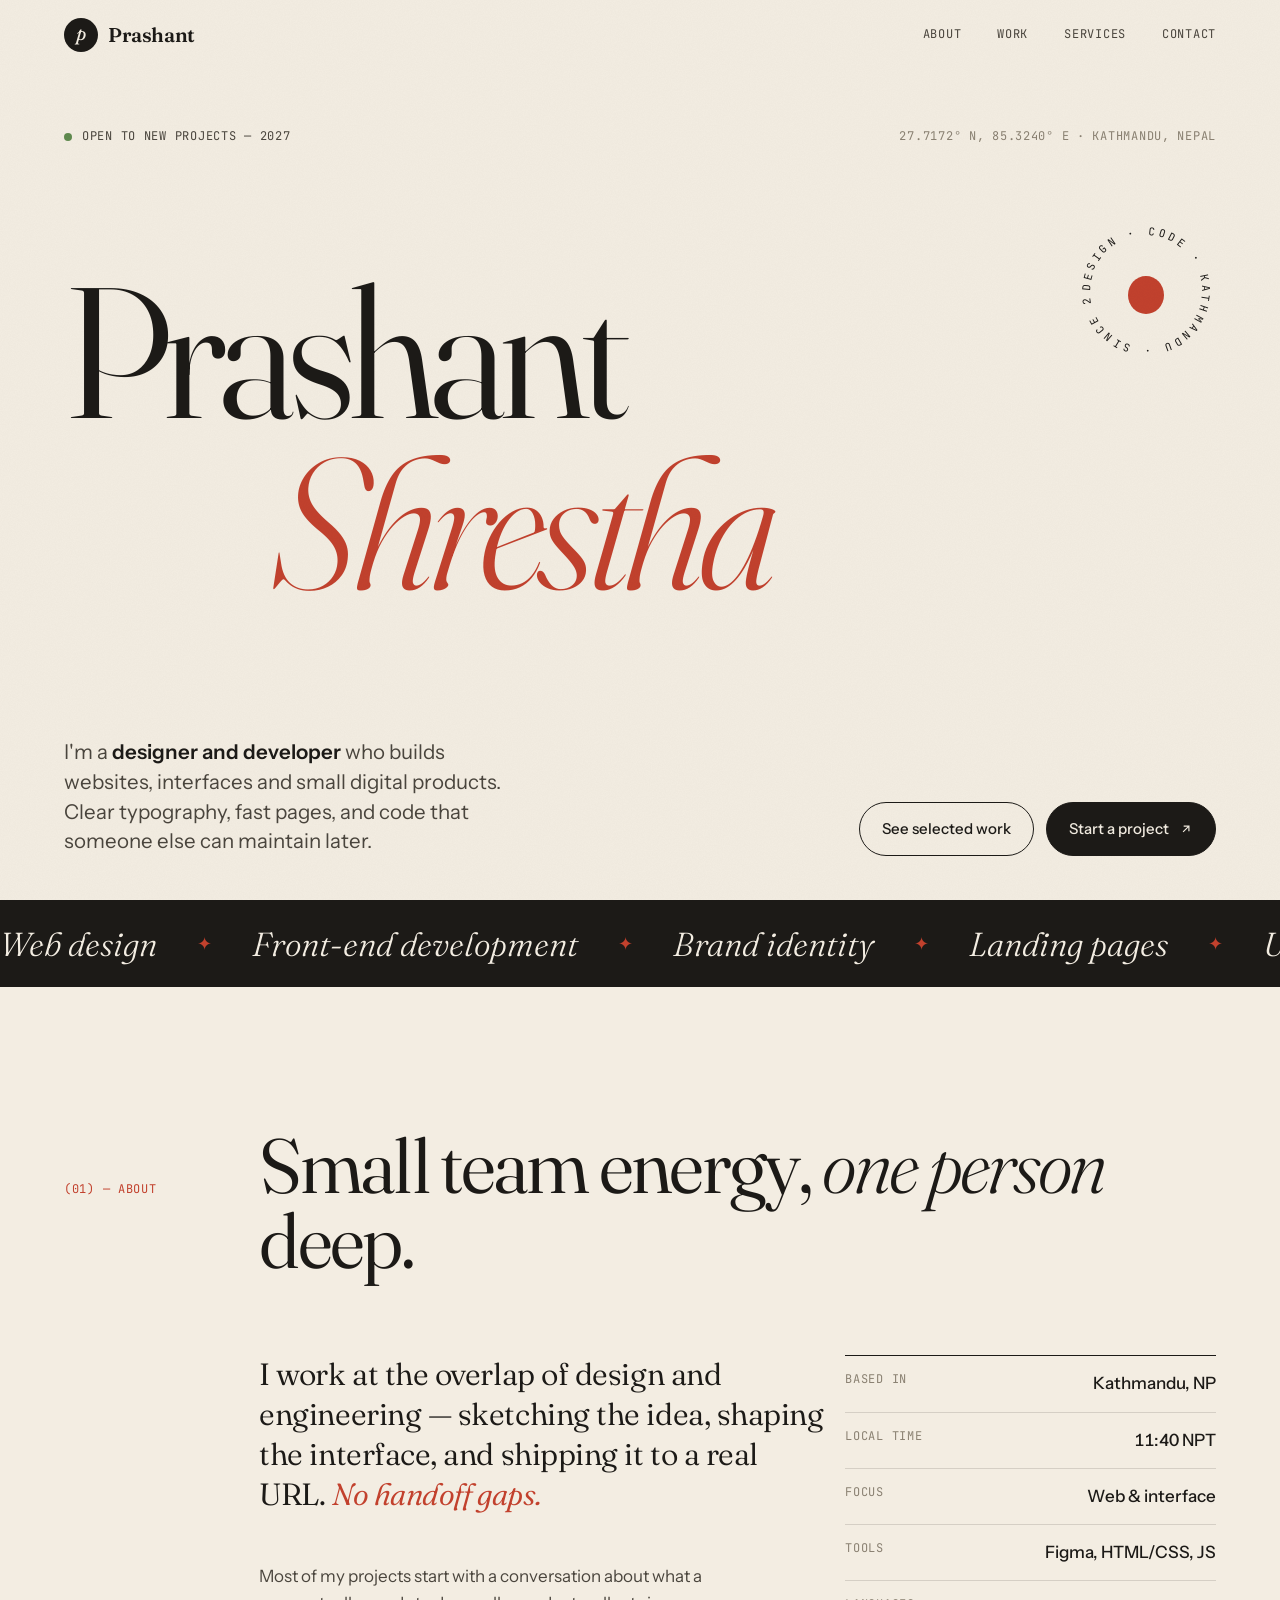
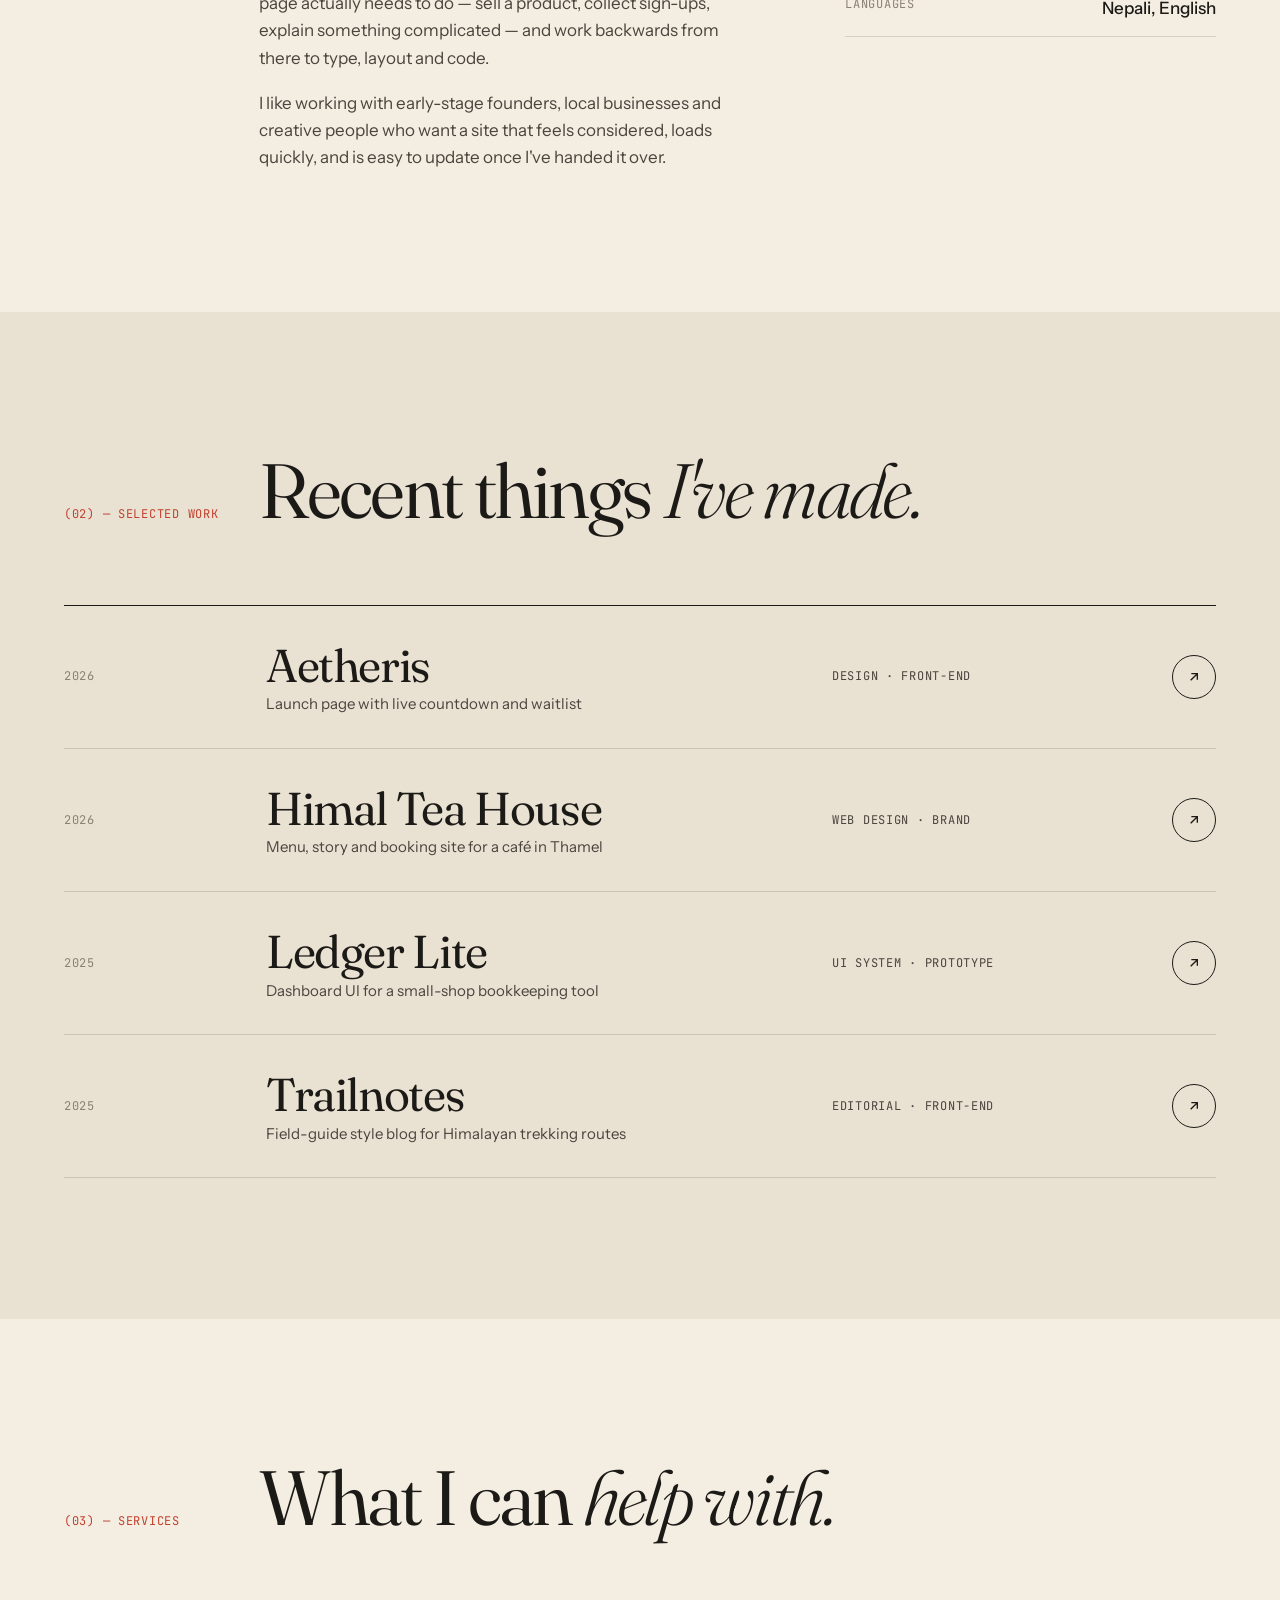
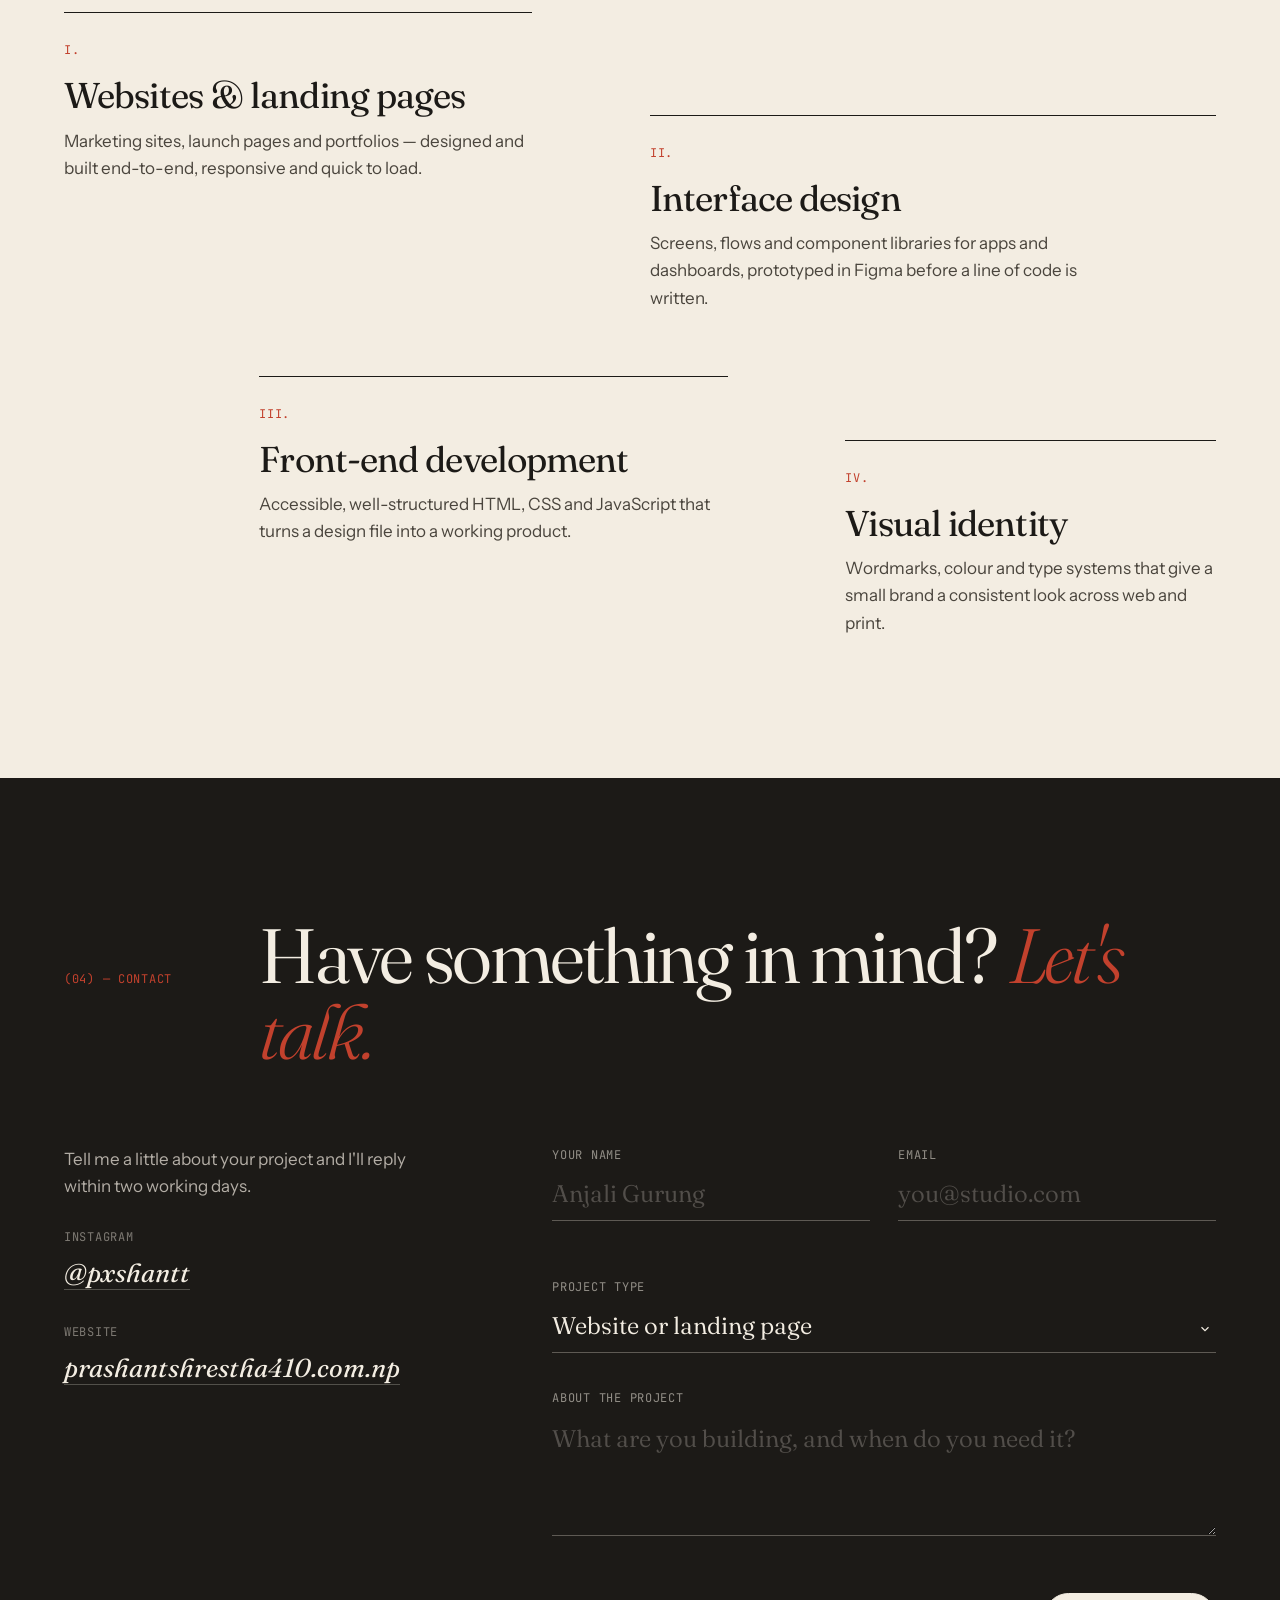
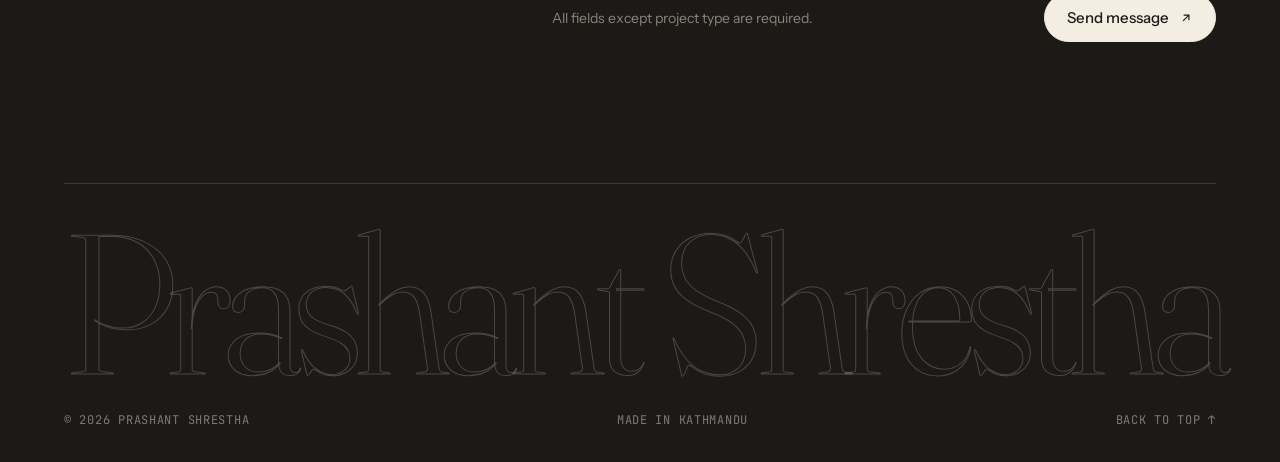
<file: docs/index_web3forms.html>
<!DOCTYPE html>
<html lang="en">
<head>
  <meta charset="UTF-8" />
  <meta name="viewport" content="width=device-width, initial-scale=1.0" />
  <title>Prashant Shrestha — Designer &amp; Developer, Kathmandu</title>
  <meta name="description" content="Prashant Shrestha is a designer and developer in Kathmandu, Nepal, building websites, interfaces and small digital products." />
  <meta property="og:title" content="Prashant Shrestha — Designer & Developer" />
  <meta property="og:description" content="Websites, interfaces and small digital products, made in Kathmandu." />
  <meta name="theme-color" content="#f3ede2" />
  <link rel="icon" href="data:image/svg+xml,%3Csvg xmlns='http://www.w3.org/2000/svg' viewBox='0 0 64 64'%3E%3Crect width='64' height='64' rx='14' fill='%231c1a17'/%3E%3Ctext x='50%25' y='56%25' text-anchor='middle' dominant-baseline='middle' font-family='Georgia,serif' font-style='italic' font-size='38' fill='%23f3ede2'%3Ep%3C/text%3E%3C/svg%3E" />
  <link rel="preconnect" href="https://fonts.googleapis.com" />
  <link rel="preconnect" href="https://fonts.gstatic.com" crossorigin />
  <link href="https://fonts.googleapis.com/css2?family=Fraunces:ital,opsz,wght@0,9..144,300..800;1,9..144,300..800&family=Instrument+Sans:wght@400;500;600&family=JetBrains+Mono:wght@400;500&display=swap" rel="stylesheet" />
  <style>
    :root {
      --paper: #f3ede2;
      --paper-deep: #e9e1d2;
      --ink: #1c1a17;
      --ink-soft: #4a453d;
      --muted: #8a8172;
      --line: rgba(28, 26, 23, 0.14);
      --accent: #c2412d;
      --accent-soft: rgba(194, 65, 45, 0.1);
      --display: "Fraunces", Georgia, serif;
      --body: "Instrument Sans", "Helvetica Neue", sans-serif;
      --mono: "JetBrains Mono", ui-monospace, monospace;
      --gutter: clamp(20px, 5vw, 64px);
      --ease: cubic-bezier(0.22, 1, 0.36, 1);
    }

    *, *::before, *::after { box-sizing: border-box; margin: 0; padding: 0; }

    html { scroll-behavior: smooth; }

    body {
      background: var(--paper);
      color: var(--ink);
      font-family: var(--body);
      font-size: 17px;
      line-height: 1.6;
      -webkit-font-smoothing: antialiased;
      overflow-x: hidden;
    }

    /* paper grain */
    body::after {
      content: "";
      position: fixed;
      inset: 0;
      pointer-events: none;
      z-index: 100;
      opacity: 0.35;
      mix-blend-mode: multiply;
      background-image: url("data:image/svg+xml,%3Csvg xmlns='http://www.w3.org/2000/svg' width='180' height='180'%3E%3Cfilter id='n'%3E%3CfeTurbulence type='fractalNoise' baseFrequency='0.85' numOctaves='3' stitchTiles='stitch'/%3E%3CfeColorMatrix values='0 0 0 0 0.11 0 0 0 0 0.1 0 0 0 0 0.09 0 0 0 0.09 0'/%3E%3C/filter%3E%3Crect width='100%25' height='100%25' filter='url(%23n)'/%3E%3C/svg%3E");
    }

    ::selection { background: var(--accent); color: var(--paper); }

    a { color: inherit; }

    :focus-visible {
      outline: 2px solid var(--accent);
      outline-offset: 3px;
      border-radius: 2px;
    }

    .mono {
      font-family: var(--mono);
      font-size: 12px;
      letter-spacing: 0.06em;
      text-transform: uppercase;
    }

    .skip {
      position: absolute;
      left: -9999px;
      top: 12px;
      background: var(--ink);
      color: var(--paper);
      padding: 8px 14px;
      z-index: 200;
    }
    .skip:focus { left: 12px; }

    /* ---------- Nav ---------- */
    nav {
      position: sticky;
      top: 0;
      z-index: 50;
      display: flex;
      align-items: center;
      justify-content: space-between;
      padding: 18px var(--gutter);
      background: rgba(243, 237, 226, 0.82);
      backdrop-filter: blur(10px);
      -webkit-backdrop-filter: blur(10px);
      border-bottom: 1px solid transparent;
      transition: border-color 0.3s;
    }
    nav.scrolled { border-bottom-color: var(--line); }

    .mark {
      display: flex;
      align-items: center;
      gap: 10px;
      text-decoration: none;
      font-family: var(--display);
      font-size: 20px;
      font-weight: 600;
      letter-spacing: -0.02em;
    }
    .mark i {
      display: grid;
      place-items: center;
      width: 34px;
      height: 34px;
      border-radius: 50%;
      background: var(--ink);
      color: var(--paper);
      font-style: italic;
      font-weight: 400;
      font-size: 19px;
      line-height: 1;
      padding-bottom: 3px;
      transition: transform 0.5s var(--ease), background 0.3s;
    }
    .mark:hover i { transform: rotate(-14deg); background: var(--accent); }

    .nav-links {
      display: flex;
      gap: clamp(16px, 3vw, 36px);
      list-style: none;
    }
    .nav-links a {
      text-decoration: none;
      position: relative;
      color: var(--ink-soft);
      transition: color 0.2s;
    }
    .nav-links a::after {
      content: "";
      position: absolute;
      left: 0;
      bottom: -3px;
      width: 100%;
      height: 1px;
      background: var(--accent);
      transform: scaleX(0);
      transform-origin: right;
      transition: transform 0.4s var(--ease);
    }
    .nav-links a:hover { color: var(--ink); }
    .nav-links a:hover::after { transform: scaleX(1); transform-origin: left; }

    /* ---------- Hero ---------- */
    .hero {
      position: relative;
      min-height: calc(100vh - 71px);
      min-height: calc(100svh - 71px);
      display: grid;
      grid-template-columns: repeat(12, 1fr);
      grid-template-rows: auto 1fr auto;
      column-gap: 20px;
      padding: clamp(28px, 5vw, 56px) var(--gutter) clamp(28px, 4vw, 44px);
    }

    .hero-meta {
      grid-column: 1 / -1;
      display: flex;
      flex-wrap: wrap;
      justify-content: space-between;
      gap: 10px 24px;
      color: var(--muted);
    }
    .status { display: inline-flex; align-items: center; gap: 10px; color: var(--ink-soft); }
    .status::before {
      content: "";
      width: 8px;
      height: 8px;
      border-radius: 50%;
      background: #5f8a4e;
      box-shadow: 0 0 0 0 rgba(95, 138, 78, 0.5);
      animation: pulse 2.4s infinite;
    }
    @keyframes pulse {
      0% { box-shadow: 0 0 0 0 rgba(95, 138, 78, 0.45); }
      70% { box-shadow: 0 0 0 9px rgba(95, 138, 78, 0); }
      100% { box-shadow: 0 0 0 0 rgba(95, 138, 78, 0); }
    }

    .hero h1 {
      grid-column: 1 / -1;
      align-self: center;
      font-family: var(--display);
      font-weight: 340;
      font-size: clamp(64px, 14.5vw, 236px);
      line-height: 0.86;
      letter-spacing: -0.045em;
      font-variation-settings: "opsz" 144;
      margin: clamp(36px, 6vw, 72px) 0;
    }
    .hero h1 .line { display: block; overflow: hidden; padding-bottom: 0.06em; }
    .hero h1 .line > span { display: inline-block; transform: translateY(105%); animation: rise 1.1s var(--ease) forwards; }
    .hero h1 .line:nth-child(2) { padding-left: clamp(40px, 16vw, 300px); }
    .hero h1 .line:nth-child(2) > span { animation-delay: 0.12s; }
    .hero h1 em {
      font-style: italic;
      font-weight: 300;
      color: var(--accent);
    }

    @keyframes rise { to { transform: translateY(0); } }

    .hero-foot {
      grid-column: 1 / -1;
      display: grid;
      grid-template-columns: repeat(12, 1fr);
      column-gap: 20px;
      align-items: end;
      opacity: 0;
      animation: fade 1s var(--ease) 0.5s forwards;
    }
    .hero-intro {
      grid-column: 1 / span 5;
      font-size: clamp(18px, 1.6vw, 22px);
      line-height: 1.45;
      color: var(--ink-soft);
    }
    .hero-intro strong { color: var(--ink); font-weight: 600; }

    .hero-cta {
      grid-column: 8 / -1;
      justify-self: end;
      display: flex;
      flex-wrap: wrap;
      gap: 12px;
    }

    @keyframes fade { from { opacity: 0; transform: translateY(12px); } to { opacity: 1; transform: none; } }

    .btn {
      display: inline-flex;
      align-items: center;
      gap: 10px;
      padding: 14px 22px;
      border-radius: 999px;
      border: 1px solid var(--ink);
      text-decoration: none;
      font-weight: 500;
      font-size: 15px;
      cursor: pointer;
      font-family: var(--body);
      transition: background 0.25s, color 0.25s, transform 0.25s var(--ease), border-color 0.25s;
    }
    .btn:active { transform: scale(0.97); }
    .btn-solid { background: var(--ink); color: var(--paper); }
    .btn-solid:hover { background: var(--accent); border-color: var(--accent); }
    .btn-ghost { background: transparent; color: var(--ink); }
    .btn-ghost:hover { background: var(--ink); color: var(--paper); }
    .btn svg { width: 14px; height: 14px; transition: transform 0.3s var(--ease); }
    .btn:hover svg { transform: translate(2px, -2px); }

    /* rotating stamp */
    .stamp {
      position: absolute;
      right: var(--gutter);
      top: clamp(90px, 14vw, 150px);
      width: clamp(96px, 11vw, 140px);
      aspect-ratio: 1;
      opacity: 0;
      animation: fade 1s var(--ease) 0.8s forwards;
    }
    .stamp svg { width: 100%; height: 100%; animation: spin 26s linear infinite; }
    .stamp::after {
      content: "";
      position: absolute;
      inset: 37%;
      border-radius: 50%;
      background: var(--accent);
    }
    @keyframes spin { to { transform: rotate(360deg); } }

    /* ---------- Marquee ---------- */
    .marquee {
      border-top: 1px solid var(--ink);
      border-bottom: 1px solid var(--ink);
      background: var(--ink);
      color: var(--paper);
      overflow: hidden;
      white-space: nowrap;
      padding: 16px 0;
    }
    .marquee-track {
      display: inline-flex;
      gap: 40px;
      animation: slide 38s linear infinite;
      font-family: var(--display);
      font-size: clamp(22px, 2.6vw, 34px);
      font-style: italic;
      font-weight: 300;
    }
    .marquee-track span { display: inline-flex; align-items: center; gap: 40px; }
    .marquee-track span::after { content: "✦"; font-style: normal; font-size: 0.55em; color: var(--accent); }
    @keyframes slide { to { transform: translateX(-50%); } }

    /* ---------- Sections ---------- */
    section { padding: clamp(80px, 11vw, 150px) var(--gutter); }

    .sec-head {
      display: grid;
      grid-template-columns: repeat(12, 1fr);
      column-gap: 20px;
      align-items: baseline;
      margin-bottom: clamp(40px, 6vw, 80px);
    }
    .sec-num { grid-column: 1 / span 2; color: var(--accent); }
    .sec-head h2 {
      grid-column: 3 / -1;
      font-family: var(--display);
      font-weight: 360;
      font-size: clamp(40px, 6vw, 88px);
      line-height: 0.98;
      letter-spacing: -0.035em;
    }
    .sec-head h2 em { font-style: italic; font-weight: 300; }

    .reveal { opacity: 0; transform: translateY(28px); transition: opacity 0.9s var(--ease), transform 0.9s var(--ease); }
    .reveal.in { opacity: 1; transform: none; }

    /* ---------- About ---------- */
    .about-grid {
      display: grid;
      grid-template-columns: repeat(12, 1fr);
      column-gap: 20px;
      row-gap: 48px;
    }
    .about-lede {
      grid-column: 3 / span 6;
      font-family: var(--display);
      font-size: clamp(24px, 2.4vw, 34px);
      line-height: 1.3;
      font-weight: 350;
      letter-spacing: -0.015em;
    }
    .about-lede em { color: var(--accent); }
    .about-body {
      grid-column: 3 / span 5;
      color: var(--ink-soft);
      display: grid;
      gap: 18px;
    }
    .facts {
      grid-column: 9 / -1;
      grid-row: 1 / span 2;
      align-self: start;
      border-top: 1px solid var(--ink);
    }
    .facts div {
      display: flex;
      justify-content: space-between;
      gap: 16px;
      padding: 14px 0;
      border-bottom: 1px solid var(--line);
    }
    .facts dt { color: var(--muted); }
    .facts dd { text-align: right; font-weight: 500; }
    #clock { font-variant-numeric: tabular-nums; }

    /* ---------- Work ---------- */
    #work { background: var(--paper-deep); }

    .work-list { list-style: none; border-top: 1px solid var(--ink); }
    .work-item {
      position: relative;
      display: grid;
      grid-template-columns: 2fr 6fr 3fr 1fr;
      gap: 20px;
      align-items: center;
      padding: clamp(22px, 3vw, 36px) 0;
      border-bottom: 1px solid var(--line);
      cursor: default;
      isolation: isolate;
    }
    .work-item::before {
      content: "";
      position: absolute;
      inset: 0 calc(var(--gutter) * -1);
      background: var(--ink);
      transform: scaleY(0);
      transform-origin: bottom;
      transition: transform 0.5s var(--ease);
      z-index: -1;
    }
    .work-item:hover::before { transform: scaleY(1); transform-origin: top; }
    .work-item > * { transition: color 0.35s, transform 0.5s var(--ease); }
    .work-item:hover > * { color: var(--paper); }
    .work-item:hover .work-title { transform: translateX(14px); }

    .work-year { color: var(--muted); }
    .work-title {
      font-family: var(--display);
      font-size: clamp(28px, 3.6vw, 52px);
      font-weight: 380;
      letter-spacing: -0.03em;
      line-height: 1.05;
    }
    .work-title small {
      display: block;
      font-family: var(--body);
      font-size: 15px;
      letter-spacing: 0;
      color: var(--ink-soft);
      margin-top: 6px;
      font-weight: 400;
    }
    .work-item:hover .work-title small { color: rgba(243, 237, 226, 0.7); }
    .work-tags { color: var(--ink-soft); }
    .work-arrow {
      justify-self: end;
      width: 44px;
      height: 44px;
      border-radius: 50%;
      border: 1px solid currentColor;
      display: grid;
      place-items: center;
    }
    .work-arrow svg { width: 16px; height: 16px; transition: transform 0.4s var(--ease); }
    .work-item:hover .work-arrow { background: var(--accent); border-color: var(--accent); }
    .work-item:hover .work-arrow svg { transform: rotate(45deg); }

    /* ---------- Services ---------- */
    .services {
      display: grid;
      grid-template-columns: repeat(12, 1fr);
      column-gap: 20px;
      row-gap: clamp(40px, 5vw, 64px);
    }
    .service { border-top: 1px solid var(--ink); padding-top: 22px; }
    .service:nth-child(1) { grid-column: 1 / span 5; }
    .service:nth-child(2) { grid-column: 7 / span 6; margin-top: clamp(0px, 8vw, 120px); }
    .service:nth-child(3) { grid-column: 3 / span 5; }
    .service:nth-child(4) { grid-column: 9 / span 4; margin-top: clamp(0px, 5vw, 70px); }
    .service .mono { color: var(--accent); }
    .service h3 {
      font-family: var(--display);
      font-weight: 400;
      font-size: clamp(28px, 2.8vw, 40px);
      letter-spacing: -0.025em;
      line-height: 1.1;
      margin: 14px 0 12px;
    }
    .service p { color: var(--ink-soft); max-width: 42ch; }

    /* ---------- Contact ---------- */
    #contact {
      background: var(--ink);
      color: var(--paper);
    }
    #contact .sec-head h2 em { color: var(--accent); }
    .contact-grid {
      display: grid;
      grid-template-columns: repeat(12, 1fr);
      column-gap: 20px;
      row-gap: 48px;
    }
    .contact-side {
      grid-column: 1 / span 4;
      display: flex;
      flex-direction: column;
      gap: 28px;
      color: rgba(243, 237, 226, 0.7);
    }
    .contact-side .mono { color: rgba(243, 237, 226, 0.45); display: block; margin-bottom: 6px; }
    .contact-side a {
      font-family: var(--display);
      font-size: 26px;
      font-style: italic;
      color: var(--paper);
      text-decoration: none;
      border-bottom: 1px solid rgba(243, 237, 226, 0.25);
      transition: border-color 0.25s, color 0.25s;
    }
    .contact-side a:hover { color: var(--accent); border-color: var(--accent); }

    form {
      grid-column: 6 / -1;
      display: grid;
      grid-template-columns: 1fr 1fr;
      gap: 36px 28px;
    }
    .field { display: flex; flex-direction: column; gap: 8px; }
    .field.full { grid-column: 1 / -1; }
    .field label { color: rgba(243, 237, 226, 0.55); }
    .field input, .field textarea, .field select {
      background: transparent;
      border: none;
      border-bottom: 1px solid rgba(243, 237, 226, 0.3);
      color: var(--paper);
      font-family: var(--display);
      font-size: 24px;
      font-weight: 350;
      padding: 6px 0 12px;
      border-radius: 0;
      outline: none;
      transition: border-color 0.25s;
      width: 100%;
    }
    .field textarea { resize: vertical; min-height: 120px; line-height: 1.4; }
    .field select { appearance: none; cursor: pointer; background-image: url("data:image/svg+xml,%3Csvg xmlns='http://www.w3.org/2000/svg' width='14' height='14' viewBox='0 0 24 24' fill='none' stroke='%23f3ede2' stroke-width='2'%3E%3Cpath d='M6 9l6 6 6-6'/%3E%3C/svg%3E"); background-repeat: no-repeat; background-position: right 4px center; }
    .field select option { color: var(--ink); }
    .field input::placeholder, .field textarea::placeholder { color: rgba(243, 237, 226, 0.25); }
    .field input:focus, .field textarea:focus, .field select:focus { border-bottom-color: var(--accent); }
    .field.invalid input, .field.invalid textarea { border-bottom-color: #e8826f; }
    .err { color: #e8826f; font-size: 13px; min-height: 1em; }

    .hp { position: absolute; left: -9999px; width: 1px; height: 1px; overflow: hidden; }

    .form-foot {
      grid-column: 1 / -1;
      display: flex;
      flex-wrap: wrap;
      align-items: center;
      justify-content: space-between;
      gap: 16px;
    }
    .form-note { color: rgba(243, 237, 226, 0.5); font-size: 14px; }
    .form-note.ok { color: #a9c89a; }
    .form-note.bad { color: #e8826f; }

    #contact .btn-solid { background: var(--paper); color: var(--ink); border-color: var(--paper); }
    #contact .btn-solid:hover { background: var(--accent); color: var(--paper); border-color: var(--accent); }
    #contact .btn[disabled] { opacity: 0.55; cursor: progress; }

    .sent {
      grid-column: 6 / -1;
      display: none;
      border-top: 1px solid rgba(243, 237, 226, 0.3);
      padding-top: 28px;
    }
    .sent h3 { font-family: var(--display); font-weight: 350; font-size: clamp(32px, 4vw, 52px); letter-spacing: -0.03em; line-height: 1.05; }
    .sent h3 em { color: var(--accent); }
    .sent p { margin-top: 14px; color: rgba(243, 237, 226, 0.65); }
    .sent button { margin-top: 26px; }
    .contact-grid.done form { display: none; }
    .contact-grid.done .sent { display: block; animation: fade 0.8s var(--ease); }

    /* ---------- Footer ---------- */
    footer {
      background: var(--ink);
      color: rgba(243, 237, 226, 0.45);
      padding: 0 var(--gutter) 32px;
      overflow: hidden;
    }
    .big-name {
      font-family: var(--display);
      font-weight: 300;
      font-size: clamp(56px, 15.5vw, 260px);
      letter-spacing: -0.05em;
      line-height: 0.8;
      color: transparent;
      -webkit-text-stroke: 1px rgba(243, 237, 226, 0.22);
      white-space: nowrap;
      padding: 40px 0 28px;
      border-top: 1px solid rgba(243, 237, 226, 0.14);
      user-select: none;
    }
    .foot-row {
      display: flex;
      flex-wrap: wrap;
      justify-content: space-between;
      gap: 12px 24px;
    }
    .foot-row a { text-decoration: none; transition: color 0.2s; }
    .foot-row a:hover { color: var(--paper); }

    /* ---------- Responsive ---------- */
    @media (max-width: 900px) {
      .hero-intro { grid-column: 1 / -1; margin-bottom: 28px; }
      .hero-cta { grid-column: 1 / -1; justify-self: start; }
      .stamp { top: auto; bottom: 170px; }
      .sec-num { grid-column: 1 / -1; margin-bottom: 14px; }
      .sec-head h2 { grid-column: 1 / -1; }
      .about-lede, .about-body, .facts { grid-column: 1 / -1; grid-row: auto; }
      .work-item { grid-template-columns: 1fr auto; }
      .work-year { grid-column: 1 / -1; }
      .work-tags { grid-column: 1; grid-row: 3; }
      .work-arrow { grid-column: 2; grid-row: 2; }
      .service:nth-child(n) { grid-column: 1 / -1; margin-top: 0; }
      .contact-side, form, .sent { grid-column: 1 / -1; }
    }
    @media (max-width: 600px) {
      .nav-links li:not(:last-child) { display: none; }
      .stamp { display: none; }
      .hero h1 .line:nth-child(2) { padding-left: 0.5em; }
      form { grid-template-columns: 1fr; }
      .field { grid-column: 1 / -1; }
    }

    @media (prefers-reduced-motion: reduce) {
      *, *::before, *::after { animation-duration: 0.01ms !important; animation-iteration-count: 1 !important; transition-duration: 0.01ms !important; }
      .reveal { opacity: 1; transform: none; }
      html { scroll-behavior: auto; }
    }
  </style>
</head>
<body>
  <a class="skip" href="#main">Skip to content</a>

  <nav id="nav" aria-label="Primary">
    <a href="#top" class="mark" aria-label="Prashant Shrestha, home"><i>p</i>Prashant</a>
    <ul class="nav-links mono">
      <li><a href="#about">About</a></li>
      <li><a href="#work">Work</a></li>
      <li><a href="#services">Services</a></li>
      <li><a href="#contact">Contact</a></li>
    </ul>
  </nav>

  <main id="main">
    <!-- Hero -->
    <header class="hero" id="top">
      <div class="hero-meta mono">
        <span class="status">Open to new projects &mdash; 2027</span>
        <span>27.7172&deg; N, 85.3240&deg; E &middot; Kathmandu, Nepal</span>
      </div>

      <h1 aria-label="Prashant Shrestha">
        <span class="line"><span>Prashant</span></span>
        <span class="line"><span><em>Shrestha</em></span></span>
      </h1>

      <div class="stamp" aria-hidden="true">
        <svg viewBox="0 0 200 200">
          <defs><path id="circle" d="M100,100 m-80,0 a80,80 0 1,1 160,0 a80,80 0 1,1 -160,0" /></defs>
          <text font-family="JetBrains Mono, monospace" font-size="15.5" letter-spacing="4.2" fill="#1c1a17">
            <textPath href="#circle">DESIGN &#183; CODE &#183; KATHMANDU &#183; SINCE 2019 &#183;</textPath>
          </text>
        </svg>
      </div>

      <div class="hero-foot">
        <p class="hero-intro">
          I'm a <strong>designer and developer</strong> who builds websites, interfaces and small digital products. Clear typography, fast pages, and code that someone else can maintain later.
        </p>
        <div class="hero-cta">
          <a href="#work" class="btn btn-ghost">See selected work</a>
          <a href="#contact" class="btn btn-solid">Start a project
            <svg viewBox="0 0 24 24" fill="none" stroke="currentColor" stroke-width="2" aria-hidden="true"><path d="M7 17L17 7M8 7h9v9" /></svg>
          </a>
        </div>
      </div>
    </header>

    <div class="marquee" aria-hidden="true">
      <div class="marquee-track">
        <span>Web design</span><span>Front-end development</span><span>Brand identity</span><span>Landing pages</span><span>UI systems</span><span>Prototyping</span>
        <span>Web design</span><span>Front-end development</span><span>Brand identity</span><span>Landing pages</span><span>UI systems</span><span>Prototyping</span>
      </div>
    </div>

    <!-- About -->
    <section id="about">
      <div class="sec-head reveal">
        <span class="sec-num mono">(01) &mdash; About</span>
        <h2>Small team energy, <em>one person</em> deep.</h2>
      </div>

      <div class="about-grid">
        <p class="about-lede reveal">
          I work at the overlap of design and engineering &mdash; sketching the idea, shaping the interface, and shipping it to a real URL. <em>No handoff gaps.</em>
        </p>

        <dl class="facts reveal">
          <div><dt class="mono">Based in</dt><dd>Kathmandu, NP</dd></div>
          <div><dt class="mono">Local time</dt><dd id="clock">--:--</dd></div>
          <div><dt class="mono">Focus</dt><dd>Web &amp; interface</dd></div>
          <div><dt class="mono">Tools</dt><dd>Figma, HTML/CSS, JS</dd></div>
          <div><dt class="mono">Languages</dt><dd>Nepali, English</dd></div>
        </dl>

        <div class="about-body reveal">
          <p>Most of my projects start with a conversation about what a page actually needs to do &mdash; sell a product, collect sign-ups, explain something complicated &mdash; and work backwards from there to type, layout and code.</p>
          <p>I like working with early-stage founders, local businesses and creative people who want a site that feels considered, loads quickly, and is easy to update once I've handed it over.</p>
        </div>
      </div>
    </section>

    <!-- Work -->
    <section id="work">
      <div class="sec-head reveal">
        <span class="sec-num mono">(02) &mdash; Selected work</span>
        <h2>Recent things <em>I've made.</em></h2>
      </div>

      <ul class="work-list">
        <li class="work-item reveal">
          <span class="work-year mono">2026</span>
          <h3 class="work-title">Aetheris<small>Launch page with live countdown and waitlist</small></h3>
          <span class="work-tags mono">Design &middot; Front-end</span>
          <span class="work-arrow" aria-hidden="true"><svg viewBox="0 0 24 24" fill="none" stroke="currentColor" stroke-width="2"><path d="M7 17L17 7M8 7h9v9" /></svg></span>
        </li>
        <li class="work-item reveal">
          <span class="work-year mono">2026</span>
          <h3 class="work-title">Himal Tea House<small>Menu, story and booking site for a café in Thamel</small></h3>
          <span class="work-tags mono">Web design &middot; Brand</span>
          <span class="work-arrow" aria-hidden="true"><svg viewBox="0 0 24 24" fill="none" stroke="currentColor" stroke-width="2"><path d="M7 17L17 7M8 7h9v9" /></svg></span>
        </li>
        <li class="work-item reveal">
          <span class="work-year mono">2025</span>
          <h3 class="work-title">Ledger Lite<small>Dashboard UI for a small-shop bookkeeping tool</small></h3>
          <span class="work-tags mono">UI system &middot; Prototype</span>
          <span class="work-arrow" aria-hidden="true"><svg viewBox="0 0 24 24" fill="none" stroke="currentColor" stroke-width="2"><path d="M7 17L17 7M8 7h9v9" /></svg></span>
        </li>
        <li class="work-item reveal">
          <span class="work-year mono">2025</span>
          <h3 class="work-title">Trailnotes<small>Field-guide style blog for Himalayan trekking routes</small></h3>
          <span class="work-tags mono">Editorial &middot; Front-end</span>
          <span class="work-arrow" aria-hidden="true"><svg viewBox="0 0 24 24" fill="none" stroke="currentColor" stroke-width="2"><path d="M7 17L17 7M8 7h9v9" /></svg></span>
        </li>
      </ul>
    </section>

    <!-- Services -->
    <section id="services">
      <div class="sec-head reveal">
        <span class="sec-num mono">(03) &mdash; Services</span>
        <h2>What I can <em>help with.</em></h2>
      </div>

      <div class="services">
        <article class="service reveal">
          <span class="mono">i.</span>
          <h3>Websites &amp; landing pages</h3>
          <p>Marketing sites, launch pages and portfolios &mdash; designed and built end-to-end, responsive and quick to load.</p>
        </article>
        <article class="service reveal">
          <span class="mono">ii.</span>
          <h3>Interface design</h3>
          <p>Screens, flows and component libraries for apps and dashboards, prototyped in Figma before a line of code is written.</p>
        </article>
        <article class="service reveal">
          <span class="mono">iii.</span>
          <h3>Front-end development</h3>
          <p>Accessible, well-structured HTML, CSS and JavaScript that turns a design file into a working product.</p>
        </article>
        <article class="service reveal">
          <span class="mono">iv.</span>
          <h3>Visual identity</h3>
          <p>Wordmarks, colour and type systems that give a small brand a consistent look across web and print.</p>
        </article>
      </div>
    </section>

    <!-- Contact -->
    <section id="contact">
      <div class="sec-head reveal">
        <span class="sec-num mono">(04) &mdash; Contact</span>
        <h2>Have something in mind? <em>Let's talk.</em></h2>
      </div>

      <div class="contact-grid" id="contactGrid">
        <div class="contact-side reveal">
          <p>Tell me a little about your project and I'll reply within two working days.</p>
          <div>
            <span class="mono">Instagram</span>
            <a href="https://www.instagram.com/pxshantt" target="_blank" rel="noopener">@pxshantt</a>
          </div>
          <div>
            <span class="mono">Website</span>
            <a href="https://prashantshrestha410.com.np">prashantshrestha410.com.np</a>
          </div>
        </div>

        <form id="contactForm" class="reveal" novalidate>
          <input type="hidden" name="access_key" value="1340b292-6aa2-42aa-afdf-56b77e2afef0" />
          <input type="checkbox" name="botcheck" class="hp" style="display:none" tabindex="-1" autocomplete="off" />

          <div class="field">
            <label class="mono" for="name">Your name</label>
            <input id="name" name="name" type="text" autocomplete="name" placeholder="Anjali Gurung" required />
            <span class="err" aria-live="polite"></span>
          </div>
          <div class="field">
            <label class="mono" for="email">Email</label>
            <input id="email" name="email" type="email" autocomplete="email" placeholder="you@studio.com" required />
            <span class="err" aria-live="polite"></span>
          </div>
          <div class="field full">
            <label class="mono" for="type">Project type</label>
            <select id="type" name="project-type">
              <option>Website or landing page</option>
              <option>Interface design</option>
              <option>Front-end development</option>
              <option>Visual identity</option>
              <option>Something else</option>
            </select>
          </div>
          <div class="field full">
            <label class="mono" for="message">About the project</label>
            <textarea id="message" name="message" placeholder="What are you building, and when do you need it?" required></textarea>
            <span class="err" aria-live="polite"></span>
          </div>

          <div class="form-foot">
            <p class="form-note" id="formNote" aria-live="polite">All fields except project type are required.</p>
            <button type="submit" class="btn btn-solid" id="sendBtn">Send message
              <svg viewBox="0 0 24 24" fill="none" stroke="currentColor" stroke-width="2" aria-hidden="true"><path d="M7 17L17 7M8 7h9v9" /></svg>
            </button>
          </div>
        </form>

        <div class="sent" role="status">
          <h3>Thank you &mdash; <em>message received.</em></h3>
          <p>I'll read it properly and get back to you within two working days.</p>
          <button type="button" class="btn btn-ghost" id="againBtn" style="color: var(--paper); border-color: rgba(243,237,226,.4)">Send another</button>
        </div>
      </div>
    </section>
  </main>

  <footer>
    <div class="big-name" aria-hidden="true">Prashant Shrestha</div>
    <div class="foot-row mono">
      <span>&copy; <span id="year">2026</span> Prashant Shrestha</span>
      <span>Made in Kathmandu</span>
      <a href="#top">Back to top &uarr;</a>
    </div>
  </footer>

  <script>
    // sticky nav border
    const nav = document.getElementById("nav");
    const onScroll = () => nav.classList.toggle("scrolled", window.scrollY > 8);
    onScroll();
    window.addEventListener("scroll", onScroll, { passive: true });

    // scroll reveals
    const io = new IntersectionObserver((entries) => {
      entries.forEach((e) => {
        if (e.isIntersecting) {
          e.target.classList.add("in");
          io.unobserve(e.target);
        }
      });
    }, { threshold: 0.12, rootMargin: "0px 0px -40px 0px" });
    document.querySelectorAll(".reveal").forEach((el, i) => {
      el.style.transitionDelay = (i % 4) * 70 + "ms";
      io.observe(el);
    });

    // Kathmandu local time
    const clock = document.getElementById("clock");
    const fmt = new Intl.DateTimeFormat("en-GB", { hour: "2-digit", minute: "2-digit", timeZone: "Asia/Kathmandu" });
    const tick = () => { clock.textContent = fmt.format(new Date()) + " NPT"; };
    tick();
    setInterval(tick, 15000);

    document.getElementById("year").textContent = new Date().getFullYear();

    // contact form (Netlify Forms, AJAX)
    const form = document.getElementById("contactForm");
    const grid = document.getElementById("contactGrid");
    const note = document.getElementById("formNote");
    const btn = document.getElementById("sendBtn");
    const defaultNote = note.textContent;

    const validators = {
      name: (v) => v.trim().length >= 2 || "Please tell me your name.",
      email: (v) => /^[^\s@]+@[^\s@]+\.[^\s@]+$/.test(v.trim()) || "That email doesn't look right.",
      message: (v) => v.trim().length >= 10 || "A sentence or two is plenty.",
    };

    function check(input) {
      const rule = validators[input.name];
      if (!rule) return true;
      const result = rule(input.value);
      const field = input.closest(".field");
      const err = field.querySelector(".err");
      if (result === true) {
        field.classList.remove("invalid");
        err.textContent = "";
        input.removeAttribute("aria-invalid");
        return true;
      }
      field.classList.add("invalid");
      err.textContent = result;
      input.setAttribute("aria-invalid", "true");
      return false;
    }

    Object.keys(validators).forEach((n) => {
      const input = form.elements[n];
      input.addEventListener("blur", () => input.value && check(input));
      input.addEventListener("input", () => input.closest(".field").classList.contains("invalid") && check(input));
    });

    form.addEventListener("submit", async (e) => {
      e.preventDefault();
      const fields = Object.keys(validators).map((n) => form.elements[n]);
      const results = fields.map(check);
      if (results.includes(false)) {
        fields[results.indexOf(false)].focus();
        return;
      }

      btn.disabled = true;
      note.className = "form-note";
      note.textContent = "Sending…";

      try {
        const res = await fetch("https://api.web3forms.com/submit", {
          method: "POST",
          body: new FormData(form),
        });
        const data = await res.json();
        if (!res.ok || !data.success) {
          throw new Error(data.message || `Request failed (${res.status})`);
        }
        form.reset();
        note.textContent = defaultNote;
        grid.classList.add("done");
        grid.querySelector(".sent").focus?.();
      } catch (err) {
        note.className = "form-note bad";
        note.textContent = "Something went wrong sending that. Please try again in a moment.";
      } finally {
        btn.disabled = false;
      }
    });

    document.getElementById("againBtn").addEventListener("click", () => {
      grid.classList.remove("done");
      form.elements.name.focus();
    });
  </script>
</body>
</html>
</file>
